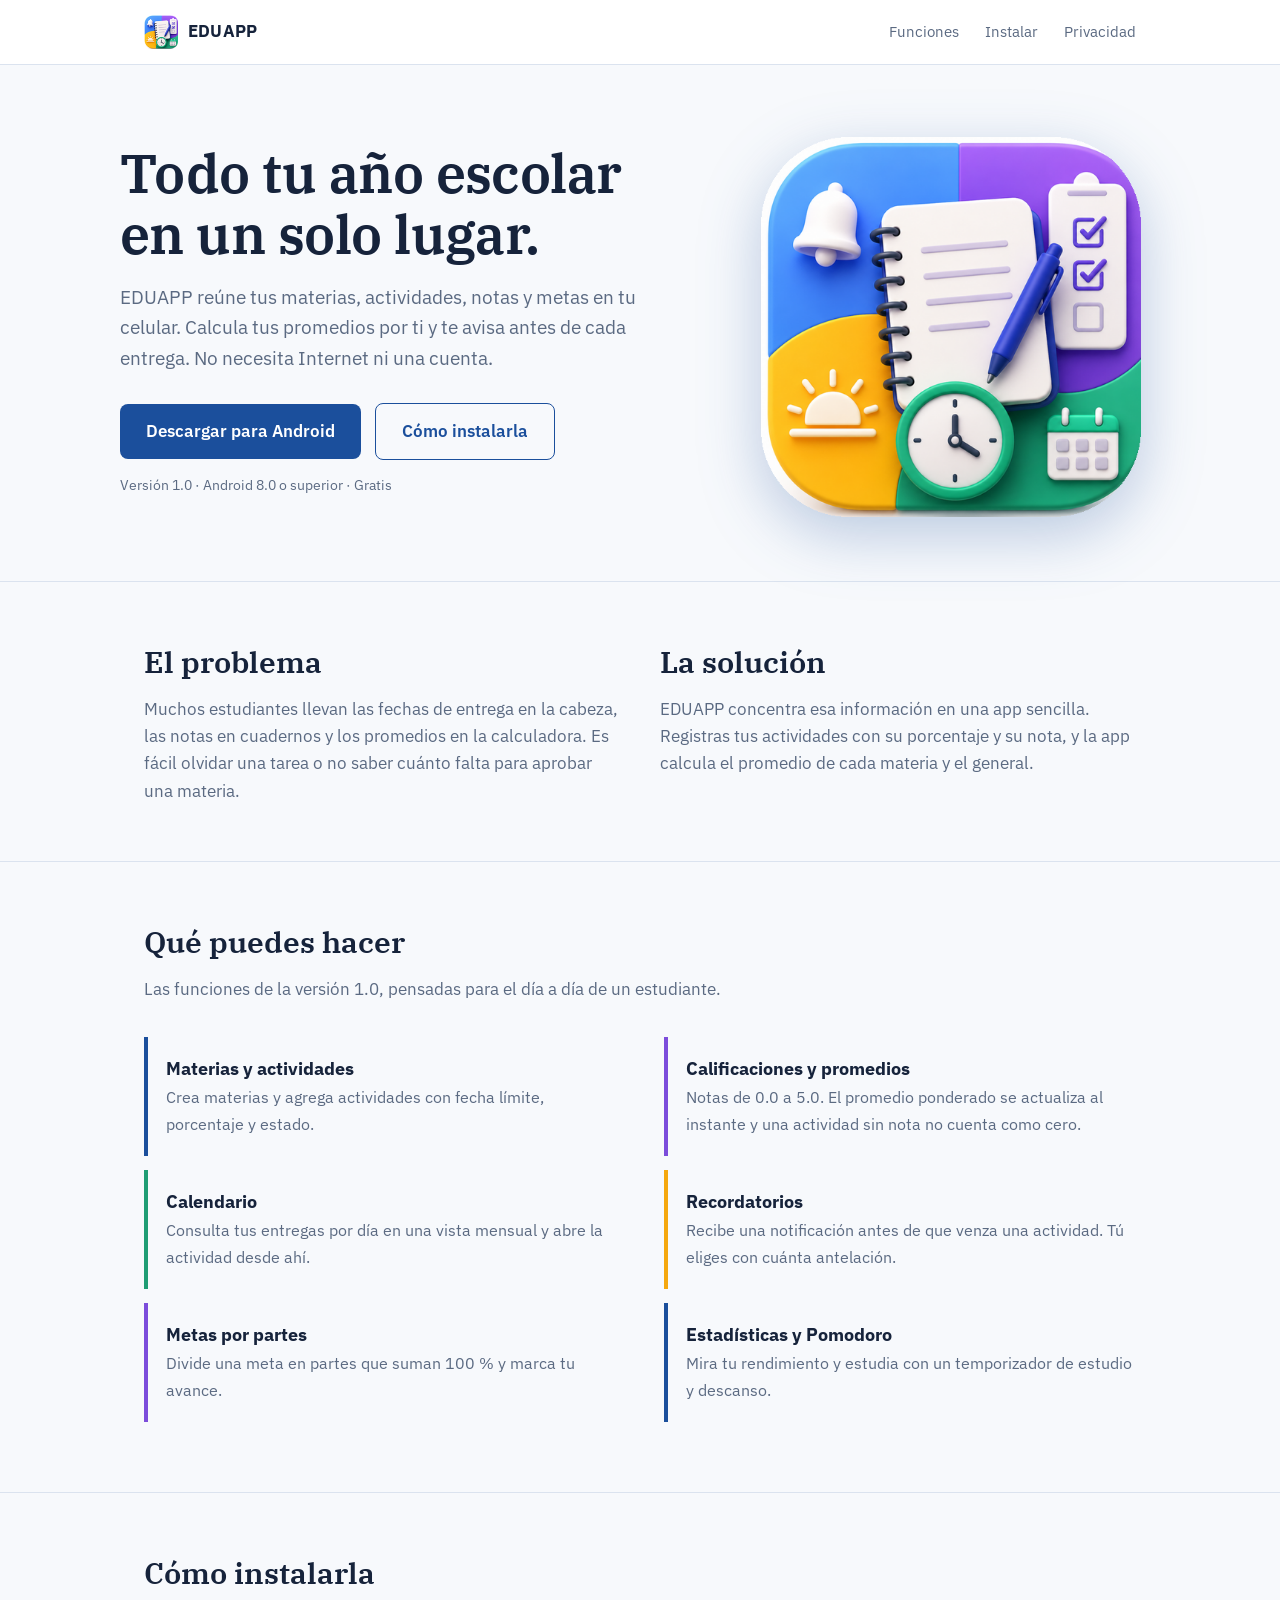
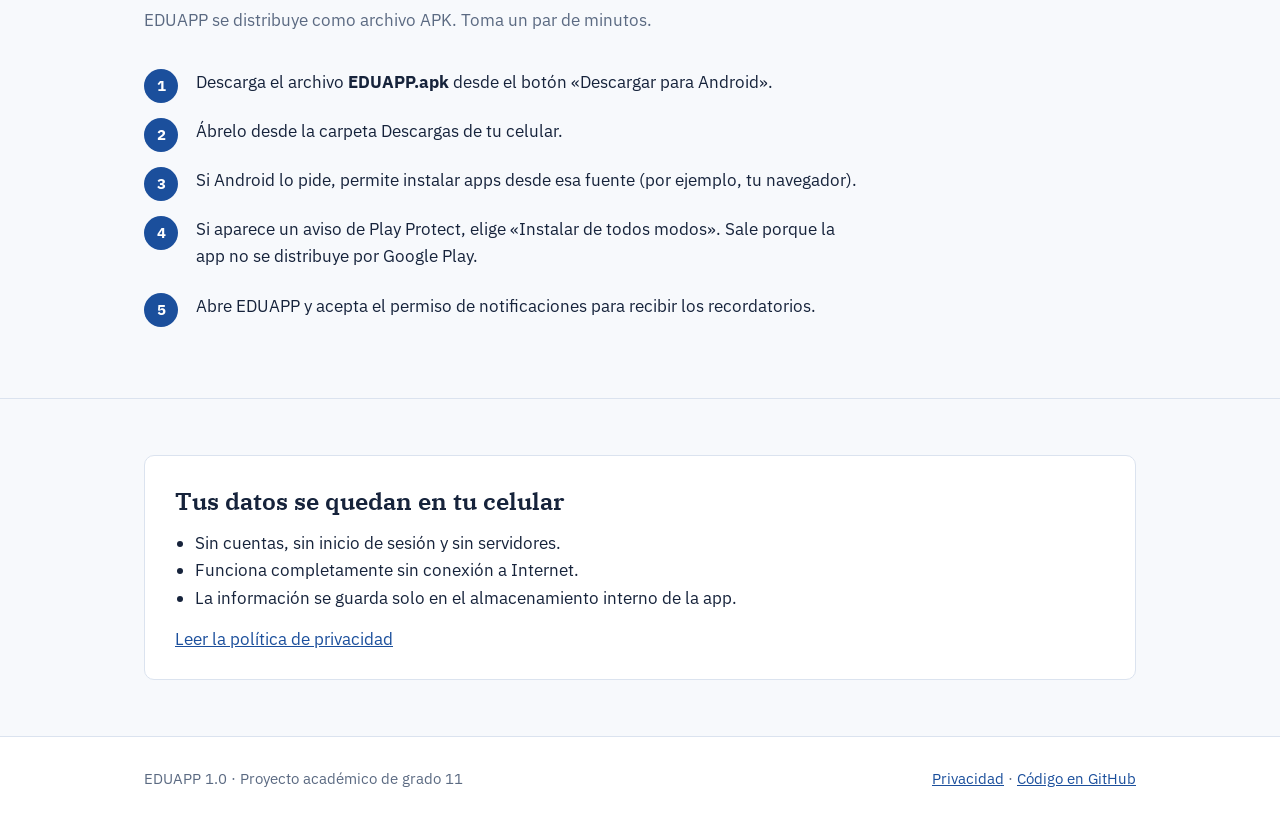
<file: index.html>
<!DOCTYPE html>
<html lang="es">
<head>
<meta charset="utf-8">
<meta name="viewport" content="width=device-width, initial-scale=1">
<title>EDUAPP · Organiza tus materias, notas y metas</title>
<meta name="description" content="EDUAPP es una app para Android que ayuda a estudiantes a organizar materias, actividades, calificaciones y metas. Funciona sin Internet.">
<link rel="icon" href="favicon.png">
<link rel="preconnect" href="https://fonts.googleapis.com">
<link rel="preconnect" href="https://fonts.gstatic.com" crossorigin>
<link rel="stylesheet" href="https://fonts.googleapis.com/css2?family=IBM+Plex+Sans:wght@400;600;700&family=IBM+Plex+Serif:wght@600&display=swap">
<link rel="stylesheet" href="style.css">
</head>
<body>
<header class="top">
  <div class="contenedor">
    <a class="marca" href="#"><img src="favicon.png" alt="">EDUAPP</a>
    <nav>
      <a href="#funciones">Funciones</a>
      <a href="#instalar">Instalar</a>
      <a href="privacidad.html">Privacidad</a>
    </nav>
  </div>
</header>

<main>
  <div class="contenedor hero">
    <div>
      <h1>Todo tu año escolar en un solo lugar.</h1>
      <p class="lead">EDUAPP reúne tus materias, actividades, notas y metas en tu celular. Calcula tus promedios por ti y te avisa antes de cada entrega. No necesita Internet ni una cuenta.</p>
      <a class="boton" href="https://github.com/DanielVELO/EDUAPP/releases/latest">Descargar para Android</a>
      <a class="boton sec" href="#instalar">Cómo instalarla</a>
      <p class="nota">Versión 1.0 · Android 8.0 o superior · Gratis</p>
    </div>
    <img src="logo.png" alt="Logo de EDUAPP: un cuaderno con bolígrafo, campana, reloj y calendario">
  </div>

  <section>
    <div class="contenedor problema">
      <div>
        <h2>El problema</h2>
        <p class="intro" style="margin:0">Muchos estudiantes llevan las fechas de entrega en la cabeza, las notas en cuadernos y los promedios en la calculadora. Es fácil olvidar una tarea o no saber cuánto falta para aprobar una materia.</p>
      </div>
      <div>
        <h2>La solución</h2>
        <p class="intro" style="margin:0">EDUAPP concentra esa información en una app sencilla. Registras tus actividades con su porcentaje y su nota, y la app calcula el promedio de cada materia y el general.</p>
      </div>
    </div>
  </section>

  <section id="funciones">
    <div class="contenedor">
      <h2>Qué puedes hacer</h2>
      <p class="intro">Las funciones de la versión 1.0, pensadas para el día a día de un estudiante.</p>
      <ul class="funciones">
        <li style="--c:var(--azul)"><strong>Materias y actividades</strong><span>Crea materias y agrega actividades con fecha límite, porcentaje y estado.</span></li>
        <li style="--c:var(--violeta)"><strong>Calificaciones y promedios</strong><span>Notas de 0.0 a 5.0. El promedio ponderado se actualiza al instante y una actividad sin nota no cuenta como cero.</span></li>
        <li style="--c:var(--verde)"><strong>Calendario</strong><span>Consulta tus entregas por día en una vista mensual y abre la actividad desde ahí.</span></li>
        <li style="--c:var(--ambar)"><strong>Recordatorios</strong><span>Recibe una notificación antes de que venza una actividad. Tú eliges con cuánta antelación.</span></li>
        <li style="--c:var(--violeta)"><strong>Metas por partes</strong><span>Divide una meta en partes que suman 100 % y marca tu avance.</span></li>
        <li style="--c:var(--azul)"><strong>Estadísticas y Pomodoro</strong><span>Mira tu rendimiento y estudia con un temporizador de estudio y descanso.</span></li>
      </ul>
    </div>
  </section>

  <section id="instalar">
    <div class="contenedor">
      <h2>Cómo instalarla</h2>
      <p class="intro">EDUAPP se distribuye como archivo APK. Toma un par de minutos.</p>
      <ol class="pasos">
        <li>Descarga el archivo <strong>EDUAPP.apk</strong> desde el botón «Descargar para Android».</li>
        <li>Ábrelo desde la carpeta Descargas de tu celular.</li>
        <li>Si Android lo pide, permite instalar apps desde esa fuente (por ejemplo, tu navegador).</li>
        <li>Si aparece un aviso de Play Protect, elige «Instalar de todos modos». Sale porque la app no se distribuye por Google Play.</li>
        <li>Abre EDUAPP y acepta el permiso de notificaciones para recibir los recordatorios.</li>
      </ol>
    </div>
  </section>

  <section>
    <div class="contenedor">
      <div class="datos">
        <h2 style="font-size:24px">Tus datos se quedan en tu celular</h2>
        <ul>
          <li>Sin cuentas, sin inicio de sesión y sin servidores.</li>
          <li>Funciona completamente sin conexión a Internet.</li>
          <li>La información se guarda solo en el almacenamiento interno de la app.</li>
        </ul>
        <p style="margin:14px 0 0"><a href="privacidad.html">Leer la política de privacidad</a></p>
      </div>
    </div>
  </section>
</main>

<footer>
  <div class="contenedor">
    <span>EDUAPP 1.0 · Proyecto académico de grado 11</span>
    <span><a href="privacidad.html">Privacidad</a> · <a href="https://github.com/DanielVELO/EDUAPP">Código en GitHub</a></span>
  </div>
</footer>
</body>
</html>
</file>
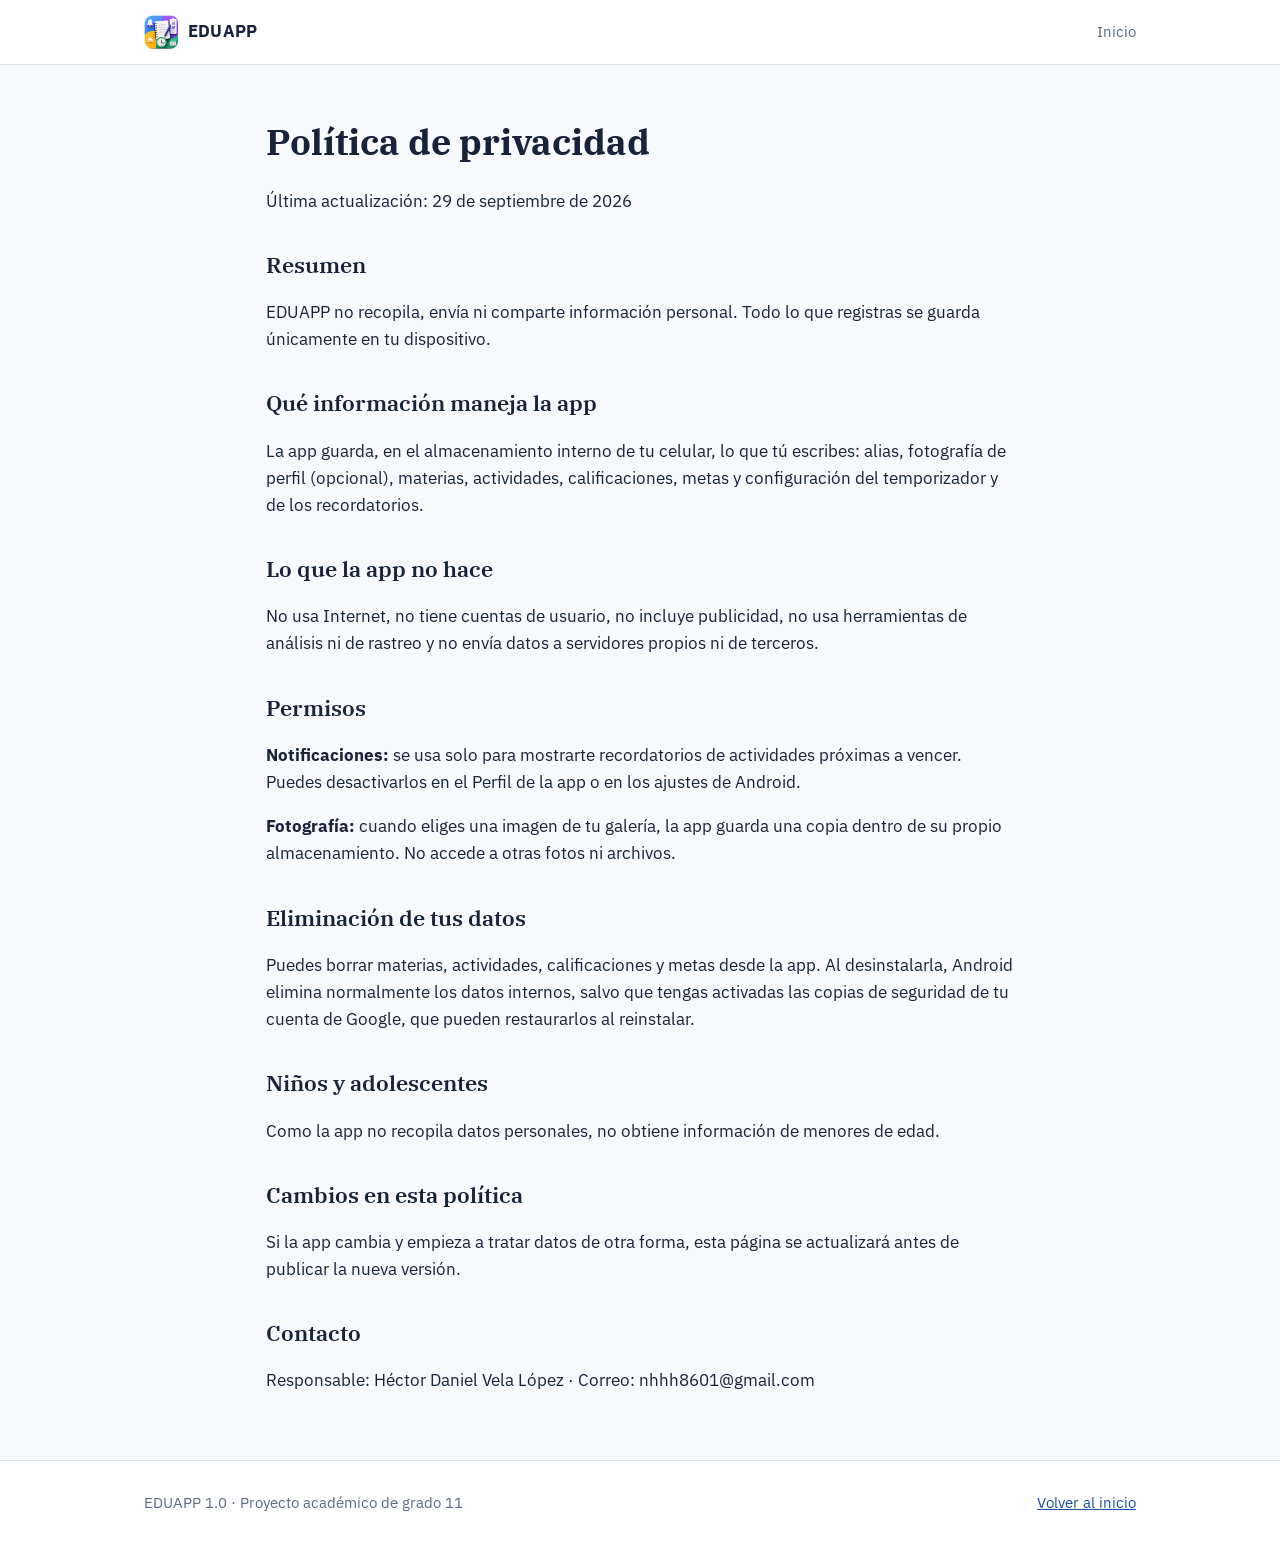
<file: privacidad.html>
<!DOCTYPE html>
<html lang="es">
<head>
<meta charset="utf-8">
<meta name="viewport" content="width=device-width, initial-scale=1">
<title>Política de privacidad · EDUAPP</title>
<link rel="icon" href="favicon.png">
<link rel="preconnect" href="https://fonts.googleapis.com">
<link rel="preconnect" href="https://fonts.gstatic.com" crossorigin>
<link rel="stylesheet" href="https://fonts.googleapis.com/css2?family=IBM+Plex+Sans:wght@400;600;700&family=IBM+Plex+Serif:wght@600&display=swap">
<link rel="stylesheet" href="style.css">
</head>
<body>
<header class="top">
  <div class="contenedor">
    <a class="marca" href="index.html"><img src="favicon.png" alt="">EDUAPP</a>
    <nav><a href="index.html">Inicio</a></nav>
  </div>
</header>
<main class="contenedor texto-legal">
  <h1>Política de privacidad</h1>
  <p>Última actualización: 29 de septiembre de 2026</p>

  <h2>Resumen</h2>
  <p>EDUAPP no recopila, envía ni comparte información personal. Todo lo que registras se guarda únicamente en tu dispositivo.</p>

  <h2>Qué información maneja la app</h2>
  <p>La app guarda, en el almacenamiento interno de tu celular, lo que tú escribes: alias, fotografía de perfil (opcional), materias, actividades, calificaciones, metas y configuración del temporizador y de los recordatorios.</p>

  <h2>Lo que la app no hace</h2>
  <p>No usa Internet, no tiene cuentas de usuario, no incluye publicidad, no usa herramientas de análisis ni de rastreo y no envía datos a servidores propios ni de terceros.</p>

  <h2>Permisos</h2>
  <p><strong>Notificaciones:</strong> se usa solo para mostrarte recordatorios de actividades próximas a vencer. Puedes desactivarlos en el Perfil de la app o en los ajustes de Android.</p>
  <p><strong>Fotografía:</strong> cuando eliges una imagen de tu galería, la app guarda una copia dentro de su propio almacenamiento. No accede a otras fotos ni archivos.</p>

  <h2>Eliminación de tus datos</h2>
  <p>Puedes borrar materias, actividades, calificaciones y metas desde la app. Al desinstalarla, Android elimina normalmente los datos internos, salvo que tengas activadas las copias de seguridad de tu cuenta de Google, que pueden restaurarlos al reinstalar.</p>

  <h2>Niños y adolescentes</h2>
  <p>Como la app no recopila datos personales, no obtiene información de menores de edad.</p>

  <h2>Cambios en esta política</h2>
  <p>Si la app cambia y empieza a tratar datos de otra forma, esta página se actualizará antes de publicar la nueva versión.</p>

  <h2>Contacto</h2>
  <p>Responsable: Héctor Daniel Vela López · Correo: nhhh8601@gmail.com</p>
</main>
<footer>
  <div class="contenedor"><span>EDUAPP 1.0 · Proyecto académico de grado 11</span><a href="index.html">Volver al inicio</a></div>
</footer>
</body>
</html>
</file>
<file: style.css>
:root{
  --azul:#1b4f9c; --azul-osc:#0f2f63; --violeta:#7c4ddb; --verde:#1f9d74; --ambar:#f5a80f;
  --tinta:#16233b; --gris:#5b6a82; --linea:#dbe3ef; --fondo:#f7f9fc; --blanco:#fff;
}
@media (prefers-color-scheme: dark){
  :root{ --tinta:#e8eef9; --gris:#9fb0cb; --linea:#26365a; --fondo:#0d1730; --blanco:#111d3b; --azul:#6f9dff; --azul-osc:#0d1730; }
}
*{box-sizing:border-box}
html{scroll-behavior:smooth}
body{margin:0;font-family:"IBM Plex Sans",system-ui,-apple-system,Segoe UI,Roboto,sans-serif;color:var(--tinta);background:var(--fondo);line-height:1.6;font-size:17px}
a{color:var(--azul)}
a:focus-visible,.boton:focus-visible{outline:3px solid var(--ambar);outline-offset:3px}
.contenedor{max-width:1040px;margin:0 auto;padding:0 24px}
header.top{border-bottom:1px solid var(--linea);background:var(--blanco)}
header.top .contenedor{display:flex;align-items:center;justify-content:space-between;height:64px}
.marca{display:flex;align-items:center;gap:10px;font-weight:700;color:var(--tinta);text-decoration:none;letter-spacing:.01em}
.marca img{width:34px;height:34px}
nav a{margin-left:22px;color:var(--gris);text-decoration:none;font-size:15px}
nav a:hover{color:var(--azul)}
.hero{display:grid;grid-template-columns:1.15fr .85fr;gap:56px;align-items:center;padding:72px 0 64px}
.hero h1{font-family:"IBM Plex Serif",Georgia,serif;font-weight:600;font-size:clamp(34px,5vw,54px);line-height:1.12;margin:0 0 18px;letter-spacing:-.01em}
.hero p.lead{font-size:19px;color:var(--gris);max-width:34em;margin:0 0 30px}
.boton{display:inline-block;background:var(--azul);color:#fff;text-decoration:none;font-weight:600;padding:14px 26px;border-radius:8px}
.boton:hover{background:var(--azul-osc)}
.boton.sec{background:transparent;color:var(--azul);border:1.5px solid var(--azul);margin-left:10px}
.boton.sec:hover{background:var(--azul);color:#fff}
.nota{font-size:14px;color:var(--gris);margin-top:14px}
.hero img{width:100%;max-width:380px;justify-self:center;filter:drop-shadow(0 18px 30px rgba(27,79,156,.28))}
section{padding:56px 0;border-top:1px solid var(--linea)}
h2{font-family:"IBM Plex Serif",Georgia,serif;font-weight:600;font-size:30px;margin:0 0 10px}
.intro{color:var(--gris);max-width:40em;margin:0 0 34px}
.problema{display:grid;grid-template-columns:1fr 1fr;gap:40px}
.funciones{display:grid;grid-template-columns:repeat(2,1fr);gap:0 48px;margin:0;padding:0;list-style:none}
.funciones li{padding:18px 0 18px 18px;border-left:4px solid var(--c);margin-bottom:14px}
.funciones strong{display:block;font-size:18px}
.funciones span{color:var(--gris);font-size:16px}
.pasos{counter-reset:p;list-style:none;margin:0;padding:0;max-width:42em}
.pasos li{counter-increment:p;position:relative;padding:0 0 22px 52px}
.pasos li::before{content:counter(p);position:absolute;left:0;top:0;width:34px;height:34px;border-radius:50%;background:var(--azul);color:#fff;font-weight:700;display:grid;place-items:center;font-size:15px}
.datos{background:var(--blanco);border:1px solid var(--linea);border-radius:10px;padding:26px 30px}
.datos ul{margin:8px 0 0;padding-left:20px}
footer{border-top:1px solid var(--linea);padding:30px 0 44px;color:var(--gris);font-size:15px;background:var(--blanco)}
footer .contenedor{display:flex;flex-wrap:wrap;justify-content:space-between;gap:12px}
.texto-legal{max-width:44em;padding:48px 0}
.texto-legal h1{font-family:"IBM Plex Serif",Georgia,serif;font-size:36px;margin:0 0 6px}
.texto-legal h2{font-size:22px;margin:32px 0 8px}
@media (max-width:760px){
  .hero{grid-template-columns:1fr;padding:44px 0}
  .hero img{max-width:220px;order:-1}
  .problema,.funciones{grid-template-columns:1fr}
  .boton.sec{margin:12px 0 0}
  nav a{margin-left:14px}
}
@media (prefers-reduced-motion:reduce){html{scroll-behavior:auto}}
</file>
